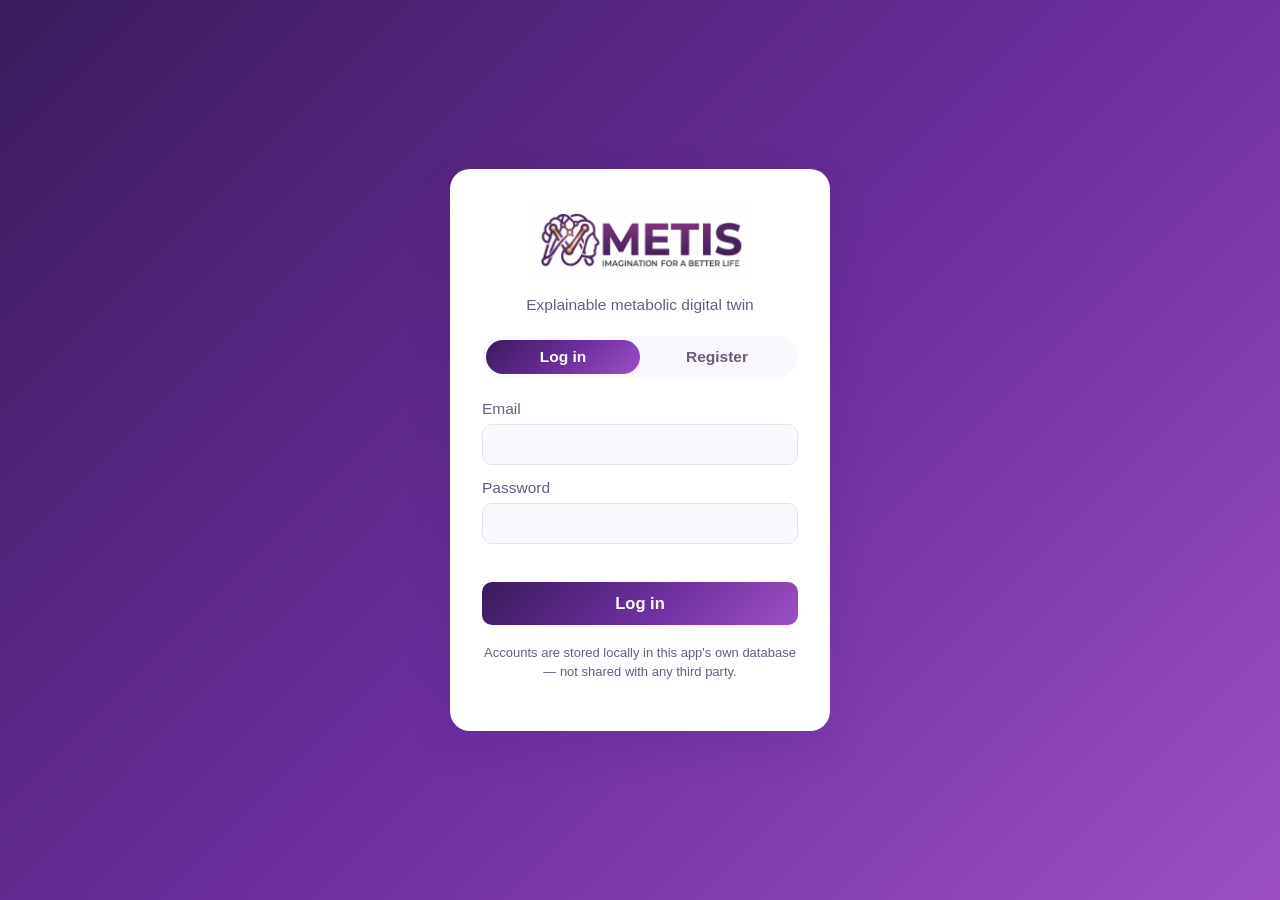
<file: frontend/index.html>
<!DOCTYPE html>
<html lang="en">
<head>
<meta charset="UTF-8">
<title>Metis</title>
<script>
  // Route based on account/profile state.
  const hasAccount = !!localStorage.getItem("metisUserEmail");
  const hasProfile = !!localStorage.getItem("metisPatientProfile");
  let target = "auth.html";
  if (hasAccount && hasProfile) target = "dashboard.html";
  else if (hasAccount) target = "intake.html";
  window.location.replace(target);
</script>
</head>
<body></body>
</html>
</file>
<file: frontend/style.css>
/* ============================================================
   Metis — theme
   Headings: Clash Display (Fontshare) — closest available match
   to a bold geometric wordmark family; there's no public "METIS"
   font product, so this substitutes a comparable premium display
   face from the same foundry as the body font for visual harmony.
   Swap the @font-face/link below if you have a licensed METIS font.
   Body: Clash Grotesk (Fontshare)
   ============================================================ */

:root {
  /* Brand palette, drawn from the Metis logo (purple gradient + gold accent) */
  --brand-900: #2B1146;
  --brand-800: #3A1B5C;
  --brand-700: #4C2478;
  --brand-600: #5E2E96;
  --brand-500: #7440B0;
  --brand-400: #9868C9;
  --brand-300: #C0A2E0;
  --brand-100: #F1EBF9;
  --brand-gradient: linear-gradient(135deg, #3A1B5C 0%, #6E2FA0 55%, #9C4FC4 100%);
  --gold: #C9A227;

  /* Semantic status colors — kept distinct from brand purple so risk
     meaning stays unambiguous (red/amber/green convention) */
  --good: #2E8B7D;
  --warn: #E8A33D;
  --bad: #C4577B;

  --bg: #FFFFFF;
  --panel-bg: #FAF8FC;
  --panel-bg-alt: #F1EBF9;
  --text: #221733;
  --muted: #6B5C7C;
  --border: #E8E1F0;

  --shadow-sm: 0 1px 3px rgba(58, 27, 92, 0.08);
  --shadow-md: 0 8px 24px rgba(58, 27, 92, 0.10);
  --shadow-lg: 0 16px 40px rgba(58, 27, 92, 0.14);
}

@font-face {
  font-family: "Clash Display";
  src: local("Clash Display");
}
@import url('https://api.fontshare.com/v2/css?f[]=clash-display@400,500,600,700&f[]=clash-grotesk@400,500,600,700&display=swap');

* { box-sizing: border-box; }

html, body {
  margin: 0;
  min-height: 100vh;
  background: var(--bg);
  color: var(--text);
  font-family: "Clash Grotesk", -apple-system, BlinkMacSystemFont, "Segoe UI", sans-serif;
}

/* Dashboard page only - fills the full viewport (margins included) with
   the same light purple used throughout the content area, edge to edge.
   Auth/intake pages keep their own distinct gradient treatments. */
body.dashboard-body {
  background: var(--brand-100);
}

h1, h2, h3, .brand-word, .display {
  font-family: "Clash Display", "Clash Grotesk", sans-serif;
  letter-spacing: -0.01em;
}

a { color: var(--brand-600); }

/* ---------------- Shared top brand bar ---------------- */
.brand-bar {
  display: flex;
  align-items: center;
  justify-content: space-between;
  padding: 18px 32px;
  background: var(--bg);
}

.brand-mark {
  display: flex;
  align-items: center;
  gap: 10px;
}

.brand-actions { display: flex; gap: 8px; align-items: center; }

.brand-mark .logo-dot {
  width: 34px;
  height: 34px;
  border-radius: 10px;
  background: var(--brand-gradient);
  display: flex;
  align-items: center;
  justify-content: center;
  color: white;
  font-family: "Clash Display", sans-serif;
  font-weight: 700;
  font-size: 19px;
  box-shadow: var(--shadow-sm);
  overflow: hidden;
}
.brand-mark .logo-icon-img {
  width: 100%;
  height: 100%;
  object-fit: contain;
}
.brand-logo-full {
  height: 58px;
  width: auto;
  display: block;
}

.brand-mark .brand-word {
  font-size: 26px;
  font-weight: 600;
  background: var(--brand-gradient);
  -webkit-background-clip: text;
  background-clip: text;
  -webkit-text-fill-color: transparent;
}

.brand-tagline {
  font-size: 14px;
  color: var(--muted);
  margin-left: 44px;
  margin-top: -4px;
}

.btn {
  font-family: "Clash Grotesk", sans-serif;
  font-weight: 600;
  font-size: 16.5px;
  border: none;
  border-radius: 10px;
  padding: 10px 20px;
  cursor: pointer;
  transition: transform 0.15s ease, box-shadow 0.15s ease;
}

.btn-primary {
  background: var(--brand-gradient);
  color: white;
  box-shadow: var(--shadow-sm);
}
.btn-primary:hover { box-shadow: var(--shadow-md); transform: translateY(-1px); }

.btn-ghost {
  background: var(--panel-bg-alt);
  color: var(--brand-700);
}
.btn-ghost:hover { background: var(--brand-100); }

.btn-danger {
  background: var(--bad);
  color: white;
}
.btn-danger:hover { background: #B8455F; box-shadow: var(--shadow-sm); }

/* ============================================================
   AUTH (LOGIN / REGISTER) PAGE
   ============================================================ */
.auth-wrap {
  min-height: 100vh;
  display: flex;
  align-items: center;
  justify-content: center;
  background: var(--brand-gradient);
  padding: 24px;
}

.auth-card {
  background: white;
  border-radius: 20px;
  box-shadow: var(--shadow-lg);
  padding: 36px 32px;
  width: 100%;
  max-width: 380px;
  text-align: center;
}

.auth-title { font-size: 30.5px; margin: 0 0 2px 0; }
.auth-subtitle { color: var(--muted); font-size: 15.5px; margin: 0 0 22px 0; }
.auth-logo-full { max-width: 220px; width: 100%; height: auto; display: block; margin: 0 auto 18px; }
.auth-card .logo-dot {
  width: 64px; height: 64px; border-radius: 16px;
  background: var(--panel-bg);
  display: flex; align-items: center; justify-content: center;
  margin: 0 auto 16px;
  overflow: hidden;
  padding: 8px;
}
.auth-card .logo-dot img { width: 100%; height: 100%; object-fit: contain; }

.auth-toggle {
  display: flex;
  background: var(--panel-bg);
  border-radius: 999px;
  padding: 4px;
  margin-bottom: 22px;
}
.auth-toggle-btn {
  flex: 1;
  border: none;
  background: none;
  padding: 8px;
  border-radius: 999px;
  font-family: "Clash Grotesk", sans-serif;
  font-weight: 600;
  font-size: 15.5px;
  color: var(--muted);
  cursor: pointer;
}
.auth-toggle-btn.active {
  background: var(--brand-gradient);
  color: white;
}

.auth-form { text-align: left; }
.auth-form.hidden { display: none; }
.auth-form .field { margin-bottom: 14px; }
.auth-form input {
  width: 100%;
  border: 1.5px solid var(--border);
  border-radius: 10px;
  padding: 10px 12px;
  font-size: 16.5px;
  font-family: "Clash Grotesk", sans-serif;
  background: var(--panel-bg);
}
.auth-form input:focus { outline: none; border-color: var(--brand-500); background: white; }

.auth-submit { width: 100%; margin-top: 6px; padding: 12px; }

.auth-error {
  color: var(--bad);
  font-size: 15.5px;
  min-height: 18px;
  margin-top: 4px;
}

.auth-footnote { font-size: 13px; color: var(--muted); margin-top: 18px; line-height: 1.5; }

/* ============================================================
   INTAKE / PROFILE PAGE
   ============================================================ */
.intake-hero {
  background: var(--brand-gradient);
  color: white;
  padding: 56px 32px 72px;
  text-align: center;
}

.intake-hero .logo-dot {
  width: 72px; height: 72px; border-radius: 16px;
  background: rgba(255,255,255,0.15);
  backdrop-filter: blur(4px);
  display: flex; align-items: center; justify-content: center;
  margin: 0 auto 18px;
  font-family: "Clash Display", sans-serif;
  font-weight: 700; font-size: 30.5px;
  border: 1px solid rgba(255,255,255,0.3);
  overflow: hidden;
  padding: 8px;
}
.intake-hero .logo-dot img { width: 100%; height: 100%; object-fit: contain; }

.intake-hero h1 { font-size: 45px; margin: 0 0 8px 0; font-weight: 600; }
.intake-hero p { font-size: 17.5px; opacity: 0.85; max-width: 520px; margin: 0 auto; }

.intake-body {
  max-width: 880px;
  margin: -40px auto 60px;
  padding: 0 24px;
}

.intake-card {
  background: white;
  border-radius: 20px;
  box-shadow: var(--shadow-lg);
  border: 1px solid var(--border);
  overflow: hidden;
}

.intake-section {
  padding: 28px 36px;
  border-bottom: 1px solid var(--border);
}
.intake-section:last-of-type { border-bottom: none; }

.intake-section h2 {
  font-size: 21px;
  font-weight: 600;
  margin: 0 0 4px 0;
  color: var(--brand-800);
}
.intake-section .section-hint {
  font-size: 15.5px;
  color: var(--muted);
  margin: 0 0 18px 0;
}

.field-grid {
  display: grid;
  grid-template-columns: repeat(3, 1fr);
  gap: 18px 20px;
}

.field {
  display: flex;
  flex-direction: column;
}

.field label {
  font-size: 15.5px;
  font-weight: 500;
  color: var(--muted);
  margin-bottom: 6px;
}

.field input[type="number"],
.field input[type="text"],
.field select {
  border: 1.5px solid var(--border);
  border-radius: 10px;
  padding: 10px 12px;
  font-size: 16.5px;
  font-family: "Clash Grotesk", sans-serif;
  color: var(--text);
  background: var(--panel-bg);
  transition: border-color 0.15s ease;
}
.field input:focus, .field select:focus {
  outline: none;
  border-color: var(--brand-500);
  background: white;
}

.field.slider-field { grid-column: span 3; }
.field.slider-field .slider-row {
  display: flex; align-items: center; gap: 12px;
}
.field.slider-field input[type="range"] {
  flex: 1;
  accent-color: var(--brand-600);
}
.field.slider-field .slider-val {
  min-width: 48px;
  text-align: right;
  font-weight: 600;
  color: var(--brand-700);
}

.radio-pill-row { display: flex; gap: 8px; }
.radio-pill {
  flex: 1;
  text-align: center;
  padding: 10px;
  border-radius: 10px;
  border: 1.5px solid var(--border);
  background: var(--panel-bg);
  cursor: pointer;
  font-size: 16.5px;
  transition: all 0.15s ease;
}
.radio-pill input { display: none; }
.radio-pill.selected {
  border-color: var(--brand-600);
  background: var(--brand-100);
  color: var(--brand-700);
  font-weight: 600;
}

.checkbox-field {
  display: flex; align-items: center; gap: 8px;
  grid-column: span 3;
  font-size: 16.5px;
  color: var(--text);
}

.intake-footer {
  padding: 24px 36px 32px;
  display: flex;
  justify-content: flex-end;
}

.intake-footer .btn { padding: 13px 32px; font-size: 17.5px; }

.history-panel {
  max-width: 880px;
  margin: 0 auto 16px;
  background: white;
  border: 1px solid var(--border);
  border-radius: 14px;
  padding: 16px 20px;
}
.history-panel h3 { font-size: 16.5px; margin: 0 0 10px 0; color: var(--brand-800); }
.history-list { display: flex; flex-direction: column; gap: 6px; }
.history-item {
  display: flex;
  align-items: center;
  justify-content: space-between;
  padding: 8px 12px;
  background: var(--panel-bg);
  border-radius: 8px;
  font-size: 15.5px;
}
.history-item .btn { padding: 6px 14px; font-size: 14px; }

/* ============================================================
   DASHBOARD PAGE
   ============================================================ */
.dashboard-wrap {
  max-width: 1600px;
  width: 100%;
  margin: 0 auto;
  padding: 28px 40px 60px;
}

.page-title { font-size: 35.5px; font-weight: 600; margin: 0 0 4px 0; }
.page-subtitle { color: var(--muted); font-size: 16.5px; margin: 0 0 24px 0; max-width: 720px; }
/* Home tab's model/version blurb hidden per request - kept in the DOM
   (not deleted) since app.js still writes to it via id="subtitleText";
   removing the element outright would throw on that assignment. */
#subtitleText { display: none; }

/* ============================================================
   UNIFIED METABOLIC HEALTH DASHBOARD (5-disease risk summary)
   ============================================================ */
.disease-risk-row {
  display: grid;
  grid-template-columns: repeat(5, 1fr);
  gap: 14px;
  margin-bottom: 12px;
}

.disease-risk-card {
  background: white;
  border: 1px solid var(--border);
  border-radius: 16px;
  padding: 18px 14px;
  text-align: center;
  cursor: pointer;
  transition: transform 0.15s ease, box-shadow 0.15s ease;
}
.disease-risk-card:hover {
  transform: translateY(-2px);
  box-shadow: var(--shadow-md);
}

.disease-risk-value {
  font-family: "Clash Display", sans-serif;
  font-size: 33px;
  font-weight: 700;
  color: var(--brand-800);
}
.disease-risk-name {
  font-size: 15px;
  color: var(--muted);
  margin: 4px 0 10px;
  min-height: 32px;
}
.disease-risk-badge {
  display: inline-block;
  font-size: 13px;
  font-weight: 700;
  letter-spacing: 0.03em;
  padding: 3px 12px;
  border-radius: 999px;
  text-transform: uppercase;
}
/* Three independent channels per risk level - symbol, text, and a
   distinct border weight/style - so meaning doesn't rely on color
   perception alone. Background/text colors still differ per level for
   sighted users without a color vision deficiency, but aren't the only
   signal. */
.disease-risk-badge.risk-low { background: #E4F2EF; color: var(--good); border: 1.5px solid var(--good); }
.disease-risk-badge.risk-moderate { background: #FCF1DE; color: #A97318; border: 1.5px dashed #A97318; }
.disease-risk-badge.risk-high { background: #FDF1EE; color: var(--bad); border: 2px solid var(--bad); }

@media (max-width: 980px) {
  .disease-risk-row { grid-template-columns: repeat(2, 1fr); }
}

/* Home snapshot: big visuals (gauge + radar) anchored left, compact
   stat tiles flow on the right - each side sized to its own content,
   neither stretched to match the other's height. */
.snapshot-layout {
  display: flex;
  align-items: flex-start;
  gap: 20px;
  margin-bottom: 28px;
}

.snapshot-left {
  flex: 0 0 320px;
  display: flex;
  flex-direction: column;
  gap: 16px;
}

.snapshot-right {
  flex: 1;
  display: grid;
  grid-template-columns: repeat(3, 1fr);
  gap: 14px;
  align-content: start;
}

.gauge-card {
  background: var(--brand-gradient);
  border-radius: 20px;
  padding: 24px;
  display: flex; flex-direction: column; align-items: center; justify-content: center;
  color: white;
  box-shadow: var(--shadow-md);
  min-height: 220px;
}
.gauge-canvas-wrap { position: relative; width: 220px; height: 132px; }
.gauge-number { font-family: "Clash Display", sans-serif; font-size: 42.5px; font-weight: 700; margin-top: -56px; color: white; }
.gauge-label { font-size: 15.5px; opacity: 0.85; margin-top: 4px; }

.tile {
  background: var(--panel-bg);
  border-radius: 16px;
  padding: 14px 16px;
  border: 1px solid var(--border);
  align-self: start;
}
.tile .tile-label { font-size: 14px; color: var(--muted); margin-bottom: 4px; }
.tile .tile-value { font-size: 23.5px; font-weight: 600; font-family: "Clash Display", sans-serif; }
.tile .tile-sub { font-size: 13px; color: var(--muted); margin-top: 2px; }

.radar-card {
  background: white;
  border-radius: 16px;
  border: 1px solid var(--border);
  padding: 16px;
}
.radar-card h3 { font-size: 16.5px; margin: 0 0 8px 6px; color: var(--brand-800); }

/* ---------------- TABS (light purple "ribbon" band) ---------------- */
.tabs {
  /* Was the exact same flat colour as the page background behind it,
     so the navbar never visually separated from the content below it -
     the brand gradient (same one used in the logo) now gives it real
     contrast and a clear top-of-page anchor. */
  display: flex;
  flex-wrap: wrap;
  gap: 10px;
  border-bottom: none;
  margin-bottom: 24px;
  background: var(--brand-gradient);
  border-radius: 20px;
  padding: 16px 20px;
  box-shadow: var(--shadow-lg);
}

.tab-btn {
  background: var(--brand-600);
  color: white;
  border: none;
  border-radius: 999px;
  padding: 10px 20px;
  font-size: 16.5px;
  font-weight: 600;
  font-family: "Clash Grotesk", sans-serif;
  cursor: pointer;
  box-shadow: var(--shadow-sm);
  transition: background 0.15s ease, color 0.15s ease, transform 0.15s ease;
}

.tab-btn:hover {
  background: var(--brand-700);
  transform: translateY(-1px);
}

.tab-btn.active {
  background: var(--gold);
  color: var(--brand-900);
  box-shadow: var(--shadow-md);
}
.tab-btn.active:hover { background: #DCB63A; }

.tab-panel.hidden { display: none; }
.hidden { display: none; }

.content-area {
  /* Same light purple as the page body behind it now (item 5), so this
     is deliberately just a padding wrapper, not a visually separate card. */
  padding: 8px 4px 28px;
}

.disease-selector { display: flex; flex-wrap: wrap; gap: 8px; margin: 14px 0; }
.disease-pill {
  background: white;
  border: 1.5px solid var(--border);
  color: var(--muted);
  border-radius: 999px;
  padding: 8px 16px;
  font-size: 15.5px;
  font-weight: 600;
  font-family: "Clash Grotesk", sans-serif;
  cursor: pointer;
  transition: all 0.15s ease;
}
.disease-pill:hover { border-color: var(--brand-400); }
.disease-pill.active {
  background: var(--brand-gradient);
  color: white;
  border-color: transparent;
}

.chart-box { background: white; border: 1px solid var(--border); border-radius: 16px; padding: 16px; margin: 12px 0; }
.trajectory-canvas-wrap { position: relative; height: 260px; width: 100%; }
.shap-canvas-wrap { position: relative; height: 420px; width: 100%; }

.info-box {
  background: var(--brand-100);
  border-left: 4px solid var(--brand-600);
  border-radius: 10px;
  padding: 14px 16px;
  font-size: 16.5px;
  margin-top: 12px;
  color: var(--brand-900);
}

.genai-box {
  background: linear-gradient(135deg, #FAF6FF 0%, #F1EBF9 100%);
  border: 1px solid var(--brand-300);
  border-radius: 10px;
  padding: 14px 16px;
  font-size: 16.5px;
  margin-top: 10px;
  line-height: 1.55;
}
.genai-box .genai-tag {
  display: inline-block;
  font-size: 12px;
  font-weight: 700;
  letter-spacing: 0.04em;
  text-transform: uppercase;
  color: white;
  background: var(--brand-gradient);
  padding: 2px 8px;
  border-radius: 20px;
  margin-bottom: 8px;
}
.genai-box.genai-error {
  background: #FDF1EE;
  border-color: var(--bad);
}
.genai-box.genai-error .genai-tag { background: var(--bad); }
.genai-box .genai-setup-steps {
  margin: 8px 0 0 0;
  padding-left: 18px;
  font-size: 15.5px;
}
.genai-box code {
  background: rgba(0,0,0,0.06);
  padding: 1px 6px;
  border-radius: 4px;
  font-size: 15px;
}

.sim-grid {
  display: grid;
  grid-template-columns: 1fr 1fr 1fr;
  gap: 24px;
  background: var(--panel-bg);
  border: 1px solid var(--border);
  border-radius: 16px;
  padding: 18px;
}

.sim-grid label { font-size: 15.5px; color: var(--muted); margin-top: 12px; display: block; }
.sim-grid input[type="range"] { width: 100%; accent-color: var(--brand-600); }

.outcome-grid {
  display: grid;
  grid-template-columns: repeat(3, 1fr);
  gap: 16px;
  margin: 14px 0 20px 0;
}

.outcome-grid .tile { text-align: left; }
.outcome-grid-4 { grid-template-columns: repeat(4, 1fr); }
@media (max-width: 980px) { .outcome-grid-4 { grid-template-columns: repeat(2, 1fr); } }

.metric-delta { font-size: 14px; font-weight: 600; display: block; margin-top: 2px; }
.metric-delta.up { color: var(--bad); }
.metric-delta.down { color: var(--good); }

.narrative-list { font-size: 16.5px; line-height: 1.6; padding-left: 20px; color: var(--text); }

.about-box { margin-top: 30px; font-size: 15.5px; color: var(--muted); }

.hint { font-size: 14px; color: var(--muted); line-height: 1.5; }

/* ============================================================
   KNOW YOURSELF TAB
   ============================================================ */
.intended-use-card {
  background: var(--brand-900);
  color: white;
  border-radius: 16px;
  padding: 22px 26px;
  margin: 16px 0 24px;
}
.intended-use-card h3 {
  font-size: 17.5px;
  text-transform: uppercase;
  letter-spacing: 0.05em;
  color: var(--brand-300);
  margin: 0 0 12px 0;
}
.intended-use-card p {
  font-size: 16.5px;
  line-height: 1.6;
  margin: 0 0 12px 0;
  color: #EDE4F7;
}
.intended-use-card p:last-child { margin-bottom: 0; }
.intended-use-card strong { color: white; }
.intended-use-card code {
  background: rgba(255,255,255,0.12);
  padding: 1px 6px;
  border-radius: 4px;
  font-size: 15px;
  color: white;
}

.ky-grid {
  display: grid;
  grid-template-columns: 1fr 1fr;
  gap: 18px;
  margin-top: 16px;
}

.ky-card {
  background: white;
  border: 1px solid var(--border);
  border-radius: 16px;
  padding: 22px 24px;
}
.ky-card h3 { font-size: 20px; margin: 0 0 12px 0; color: var(--brand-800); }
.ky-card p { font-size: 16.5px; line-height: 1.6; color: var(--text); }
.ky-card ul { font-size: 16.5px; line-height: 1.7; padding-left: 20px; margin: 8px 0 0 0; }

.ky-glossary dt {
  font-weight: 600;
  font-size: 16.5px;
  color: var(--brand-700);
  margin-top: 12px;
}
.ky-glossary dt:first-child { margin-top: 0; }
.ky-glossary dd {
  margin: 2px 0 0 0;
  font-size: 16px;
  color: var(--text);
  line-height: 1.55;
}

.ky-tip-grid {
  display: grid;
  grid-template-columns: 1fr 1fr;
  gap: 14px;
}
.ky-tip {
  background: var(--panel-bg);
  border-radius: 10px;
  padding: 12px 14px;
}
.ky-tip strong { font-size: 15.5px; color: var(--brand-700); }
.ky-tip p { font-size: 15.5px; margin: 4px 0 0 0; line-height: 1.5; }

.ky-ranges-card { grid-column: span 2; }
.ky-ranges-table { width: 100%; border-collapse: collapse; font-size: 16px; }
.ky-ranges-table th {
  text-align: left; padding: 8px 12px; background: var(--panel-bg);
  color: var(--brand-800); font-weight: 600; border-bottom: 1.5px solid var(--border);
}
.ky-ranges-table td { padding: 8px 12px; border-bottom: 1px solid var(--border); }
.ky-ranges-table tr:last-child td { border-bottom: none; }
.ky-ranges-table tr:nth-child(even) td { background: var(--panel-bg); }

/* ============================================================
   HISTORY TAB (dashboard)
   ============================================================ */
.history-list-dash { display: flex; flex-direction: column; gap: 10px; margin-top: 16px; }
.history-item-dash {
  display: flex; align-items: center; justify-content: space-between;
  background: white; border: 1px solid var(--border); border-radius: 12px;
  padding: 14px 18px;
}
.history-item-dash .history-date { font-weight: 600; font-size: 16.5px; }
.history-item-dash .history-meta { font-size: 14px; color: var(--muted); margin-top: 2px; }

/* ============================================================
   CONTACT US TAB
   ============================================================ */
.contact-grid {
  display: grid;
  grid-template-columns: 1fr 1.3fr;
  gap: 20px;
  margin-top: 16px;
  align-items: start;
}

.contact-cards {
  display: flex;
  flex-direction: column;
  gap: 12px;
}

.contact-card {
  background: white;
  border: 1px solid var(--border);
  border-radius: 14px;
  padding: 16px 18px;
  display: flex;
  align-items: center;
  gap: 14px;
}

.contact-avatar {
  width: 44px; height: 44px;
  border-radius: 12px;
  background: var(--brand-gradient);
  color: white;
  display: flex; align-items: center; justify-content: center;
  font-family: "Clash Display", sans-serif;
  font-weight: 700; font-size: 17.5px;
  flex-shrink: 0;
}

.contact-name { font-weight: 600; font-size: 17.5px; }
.contact-role { font-size: 14px; color: var(--muted); margin-bottom: 2px; }
.contact-link { font-size: 15.5px; }

.chat-panel {
  background: white;
  border: 1px solid var(--border);
  border-radius: 16px;
  padding: 18px;
  display: flex;
  flex-direction: column;
  gap: 10px;
}

.chat-header { font-weight: 600; font-size: 17.5px; color: var(--brand-800); }

.chat-messages {
  min-height: 140px;
  max-height: 260px;
  overflow-y: auto;
  display: flex;
  flex-direction: column;
  gap: 8px;
  padding: 10px;
  background: var(--panel-bg);
  border-radius: 10px;
}

.chat-bubble {
  max-width: 85%;
  padding: 8px 12px;
  border-radius: 12px;
  font-size: 16px;
  line-height: 1.5;
}
.chat-bubble-system {
  background: var(--brand-100);
  color: var(--brand-900);
  align-self: flex-start;
}
.chat-bubble-user {
  background: var(--brand-gradient);
  color: white;
  align-self: flex-end;
}
.chat-bubble-error {
  background: #FDF1EE;
  color: #7A2E1E;
  border: 1px solid var(--bad);
  align-self: flex-start;
}
.chat-bubble-success {
  background: #E4F2EF;
  color: var(--brand-900);
  align-self: flex-start;
}

.chat-input-row { display: flex; gap: 10px; }
.chat-input-row input, .chat-input-row textarea {
  flex: 1;
  border: 1.5px solid var(--border);
  border-radius: 10px;
  padding: 9px 12px;
  font-size: 16px;
  font-family: "Clash Grotesk", sans-serif;
  background: var(--panel-bg);
  resize: vertical;
}
.chat-input-row input:focus, .chat-input-row textarea:focus {
  outline: none; border-color: var(--brand-500); background: white;
}

@media (max-width: 980px) {
  .ky-grid { grid-template-columns: 1fr; }
  .contact-grid { grid-template-columns: 1fr; }
  .snapshot-layout { flex-direction: column; }
  .snapshot-left { flex: 1 1 auto; width: 100%; }
  .snapshot-right { grid-template-columns: repeat(2, 1fr); width: 100%; }
  .field-grid { grid-template-columns: repeat(2, 1fr); }
  .field.slider-field, .checkbox-field { grid-column: span 2; }
  .sim-grid { grid-template-columns: 1fr; }
}

/* ============================================================
   PHONE-WIDTH BREAKPOINT (375-600px) - the 980px rule above
   handles tablets reasonably, but a real phone needs its own pass:
   single-column everywhere, reduced padding so content isn't
   squeezed against the screen edges, and the 8-button navbar
   wrapping into a usable, tappable grid instead of a cramped row.
   ============================================================ */
@media (max-width: 600px) {
  .dashboard-wrap { padding: 16px 14px 40px; }
  .page-title { font-size: 26px; }
  .intake-hero h1 { font-size: 30px; }

  .tabs { padding: 10px 10px; gap: 6px; border-radius: 16px; }
  .tab-btn { padding: 9px 14px; font-size: 13px; flex: 1 1 auto; text-align: center; }

  .disease-risk-row { grid-template-columns: 1fr; gap: 10px; }
  .snapshot-right { grid-template-columns: 1fr; }
  .outcome-grid-4 { grid-template-columns: 1fr; }
  .field-grid { grid-template-columns: 1fr; }
  .field.slider-field, .checkbox-field { grid-column: span 1; }
  .disease-selector { gap: 6px; }
  .disease-pill { padding: 7px 12px; font-size: 12px; }

  .content-area { padding: 6px 2px 20px; }
}

/* ============================================================
   PRINT SUMMARY - hidden on screen by default; CSS below flips
   this when the browser's print dialog (or save-as-PDF) is used.
   ============================================================ */
.print-summary { display: none; }

@media print {
  body.dashboard-body { background: white; }
  .brand-bar, .tabs, .content-area { display: none !important; }
  .print-summary {
    display: block;
    color: black;
    font-family: Georgia, serif;
    padding: 20px;
  }
  .print-summary h1 { font-size: 26px; margin-bottom: 4px; }
  .print-date { color: #555; font-size: 15.5px; margin-bottom: 20px; }
  .print-intended-use {
    border: 1.5px solid #000;
    padding: 14px 18px;
    font-size: 15px;
    line-height: 1.5;
    margin-bottom: 24px;
  }
  .print-risk-table { width: 100%; border-collapse: collapse; font-size: 15.5px; }
  .print-risk-table th, .print-risk-table td {
    border: 1px solid #999;
    padding: 8px 10px;
    text-align: left;
    vertical-align: top;
  }
  .print-risk-table th { background: #eee; }
  .print-footer { font-size: 13px; color: #777; margin-top: 24px; }
}
</file>
